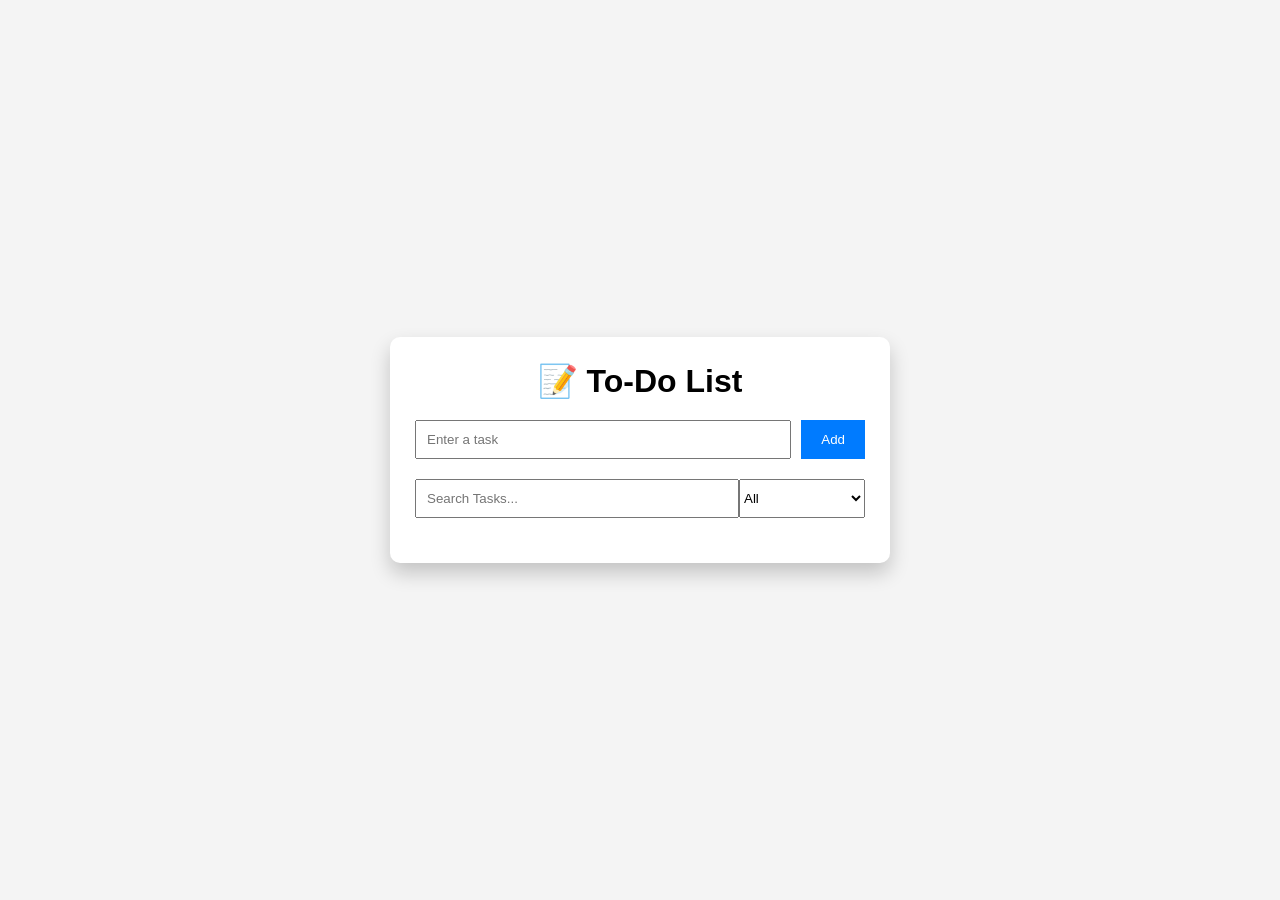
<file: TodoApp/index.html>
<!DOCTYPE html>
<html lang="en">

<head>
    <meta charset="UTF-8">
    <meta name="viewport" content="width=device-width, initial-scale=1.0">
    <title>To-Do List App</title>
    <link rel="stylesheet" href="style.css">
</head>

<body>

    <div class="container">

        <h1>📝 To-Do List</h1>

        <div class="input-section">
            <input type="text" id="taskInput" placeholder="Enter a task">
            <button onclick="addTask()">Add</button>
        </div>

        <div class="controls">

            <input type="text" id="searchInput" placeholder="Search Tasks..." onkeyup="searchTasks()">

            <select id="filter" onchange="filterTasks()">
                <option value="all">All</option>
                <option value="completed">Completed</option>
                <option value="pending">Pending</option>
            </select>

        </div>

        <ul id="taskList"></ul>

    </div>

    <script src="script.js"></script>

</body>

</html>
</file>
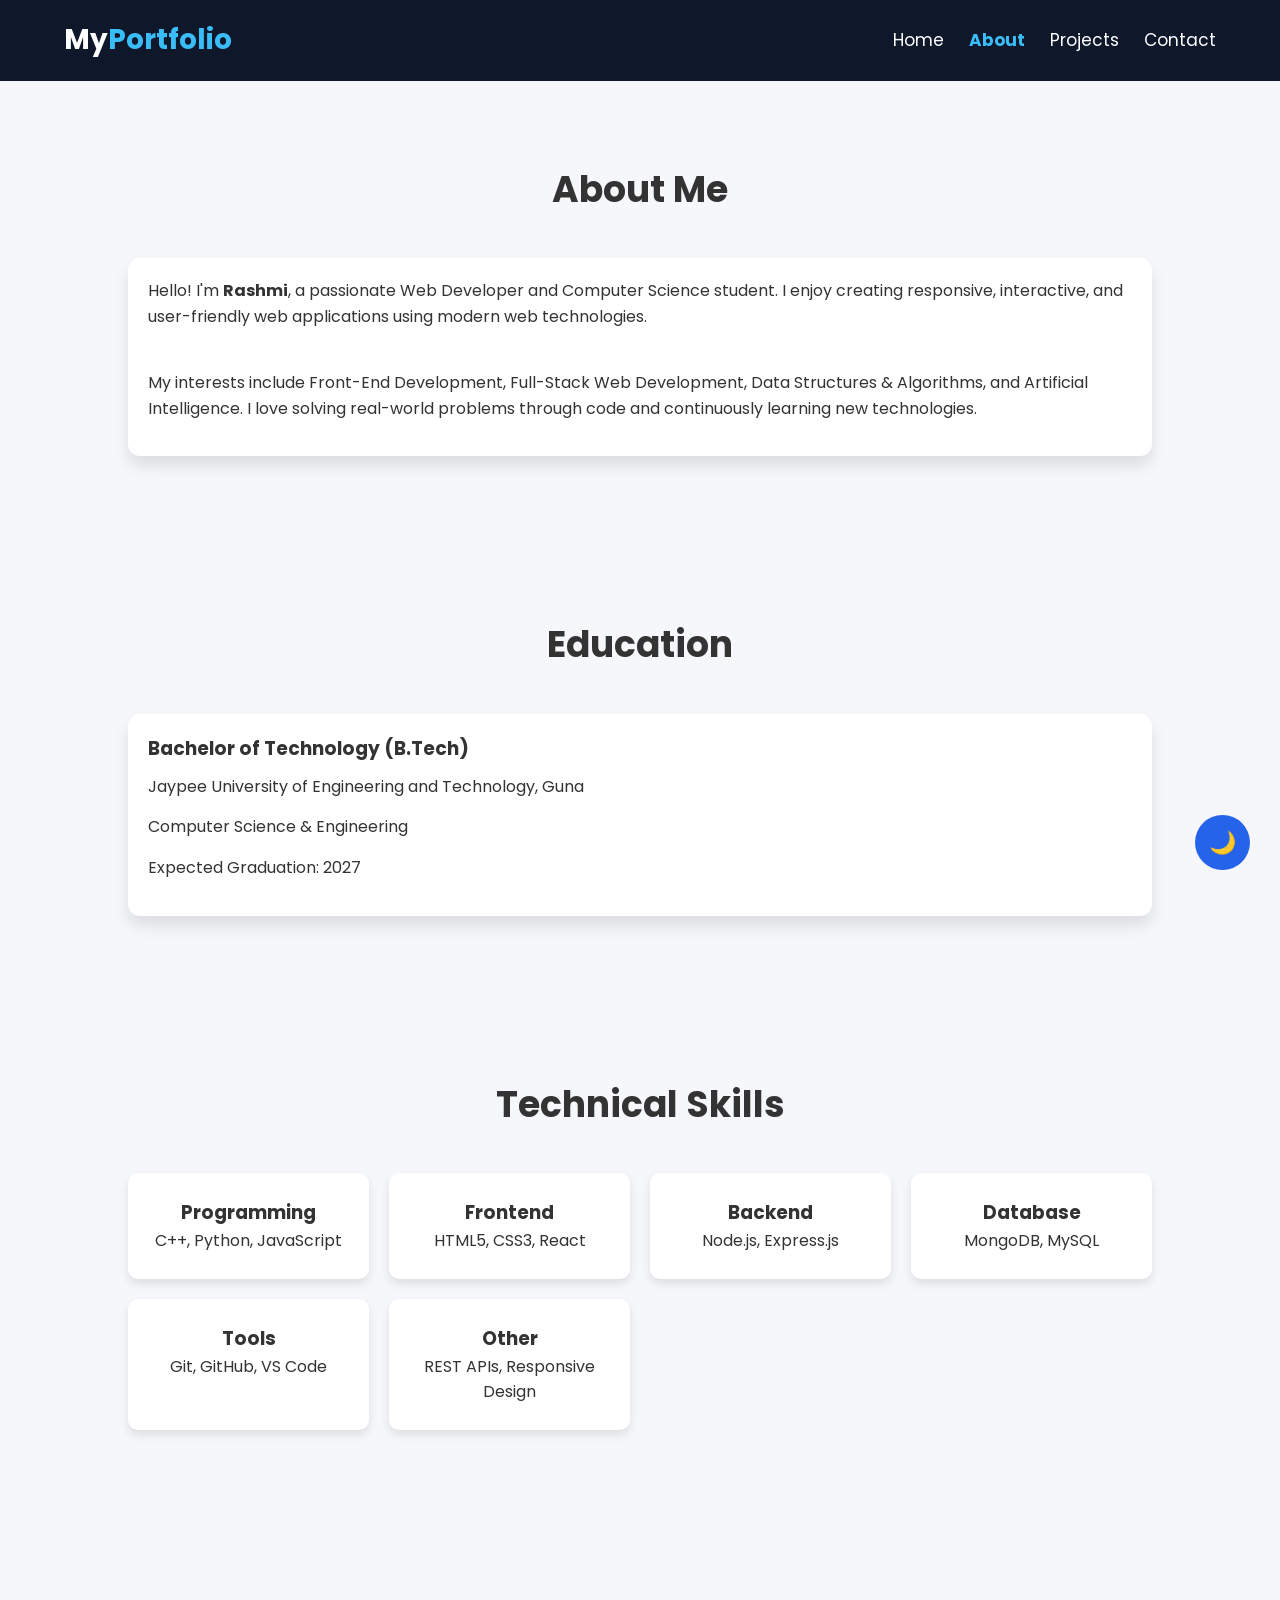
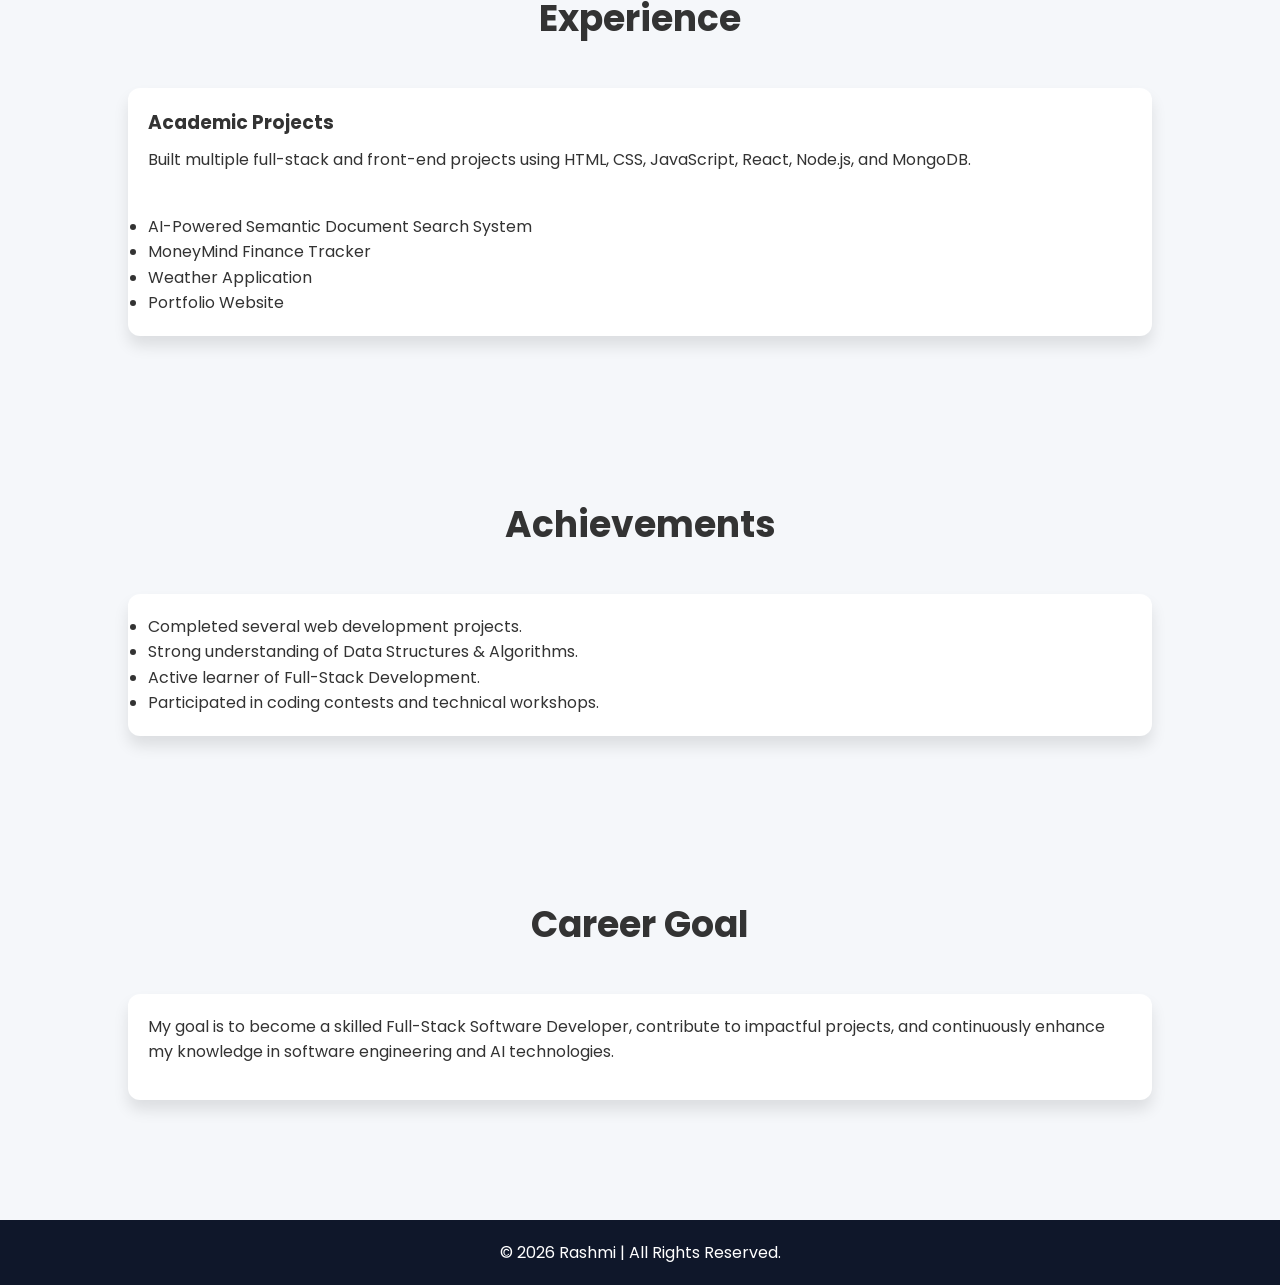
<file: PersonalPortfolio/about.html>
<!DOCTYPE html>
<html lang="en">

<head>
    <meta charset="UTF-8">
    <meta name="viewport" content="width=device-width, initial-scale=1.0">
    <title>About | My Portfolio</title>
    <link rel="stylesheet" href="style.css">
</head>

<body>

    <!-- Navigation Bar -->
    <header>
        <nav>
            <h2 class="logo">My<span>Portfolio</span></h2>

            <ul>
                <li><a href="index.html">Home</a></li>
                <li><a href="about.html">About</a></li>
                <li><a href="projects.html">Projects</a></li>
                <li><a href="contact.html">Contact</a></li>
            </ul>
        </nav>
    </header>

    <!-- About Section -->
    <section>

        <h2>About Me</h2>

        <div class="card">

            <div class="card-body">

                <p>
                    Hello! I'm <strong>Rashmi</strong>, a passionate Web Developer
                    and Computer Science student. I enjoy creating responsive,
                    interactive, and user-friendly web applications using modern
                    web technologies.
                </p>

                <br>

                <p>
                    My interests include Front-End Development, Full-Stack Web
                    Development, Data Structures & Algorithms, and Artificial
                    Intelligence. I love solving real-world problems through code
                    and continuously learning new technologies.
                </p>

            </div>

        </div>

    </section>

    <!-- Education -->
    <section>

        <h2>Education</h2>

        <div class="card-container">

            <div class="card">

                <div class="card-body">

                    <h3>Bachelor of Technology (B.Tech)</h3>

                    <p>
                        Jaypee University of Engineering and Technology, Guna
                    </p>

                    <p>
                        Computer Science & Engineering
                    </p>

                    <p>
                        Expected Graduation: 2027
                    </p>

                </div>

            </div>

        </div>

    </section>

    <!-- Technical Skills -->
    <section>

        <h2>Technical Skills</h2>

        <div class="skills">

            <div class="skill">
                <h3>Programming</h3>
                <p>C++, Python, JavaScript</p>
            </div>

            <div class="skill">
                <h3>Frontend</h3>
                <p>HTML5, CSS3, React</p>
            </div>

            <div class="skill">
                <h3>Backend</h3>
                <p>Node.js, Express.js</p>
            </div>

            <div class="skill">
                <h3>Database</h3>
                <p>MongoDB, MySQL</p>
            </div>

            <div class="skill">
                <h3>Tools</h3>
                <p>Git, GitHub, VS Code</p>
            </div>

            <div class="skill">
                <h3>Other</h3>
                <p>REST APIs, Responsive Design</p>
            </div>

        </div>

    </section>

    <!-- Experience -->
    <section>

        <h2>Experience</h2>

        <div class="card">

            <div class="card-body">

                <h3>Academic Projects</h3>

                <p>
                    Built multiple full-stack and front-end projects using
                    HTML, CSS, JavaScript, React, Node.js, and MongoDB.
                </p>

                <br>

                <ul>
                    <li>AI-Powered Semantic Document Search System</li>
                    <li>MoneyMind Finance Tracker</li>
                    <li>Weather Application</li>
                    <li>Portfolio Website</li>
                </ul>

            </div>

        </div>

    </section>

    <!-- Achievements -->
    <section>

        <h2>Achievements</h2>

        <div class="card">

            <div class="card-body">

                <ul>
                    <li>Completed several web development projects.</li>
                    <li>Strong understanding of Data Structures & Algorithms.</li>
                    <li>Active learner of Full-Stack Development.</li>
                    <li>Participated in coding contests and technical workshops.</li>
                </ul>

            </div>

        </div>

    </section>

    <!-- Career Goal -->
    <section>

        <h2>Career Goal</h2>

        <div class="card">

            <div class="card-body">

                <p>
                    My goal is to become a skilled Full-Stack Software Developer,
                    contribute to impactful projects, and continuously enhance my
                    knowledge in software engineering and AI technologies.
                </p>

            </div>

        </div>

    </section>

    <!-- Footer -->
    <footer>
        <p>&copy; 2026 Rashmi | All Rights Reserved.</p>
    </footer>

    <!-- Dark Mode Toggle -->
    <div class="toggle" id="toggle">🌙</div>

    <script src="script.js"></script>

</body>

</html>
</file>
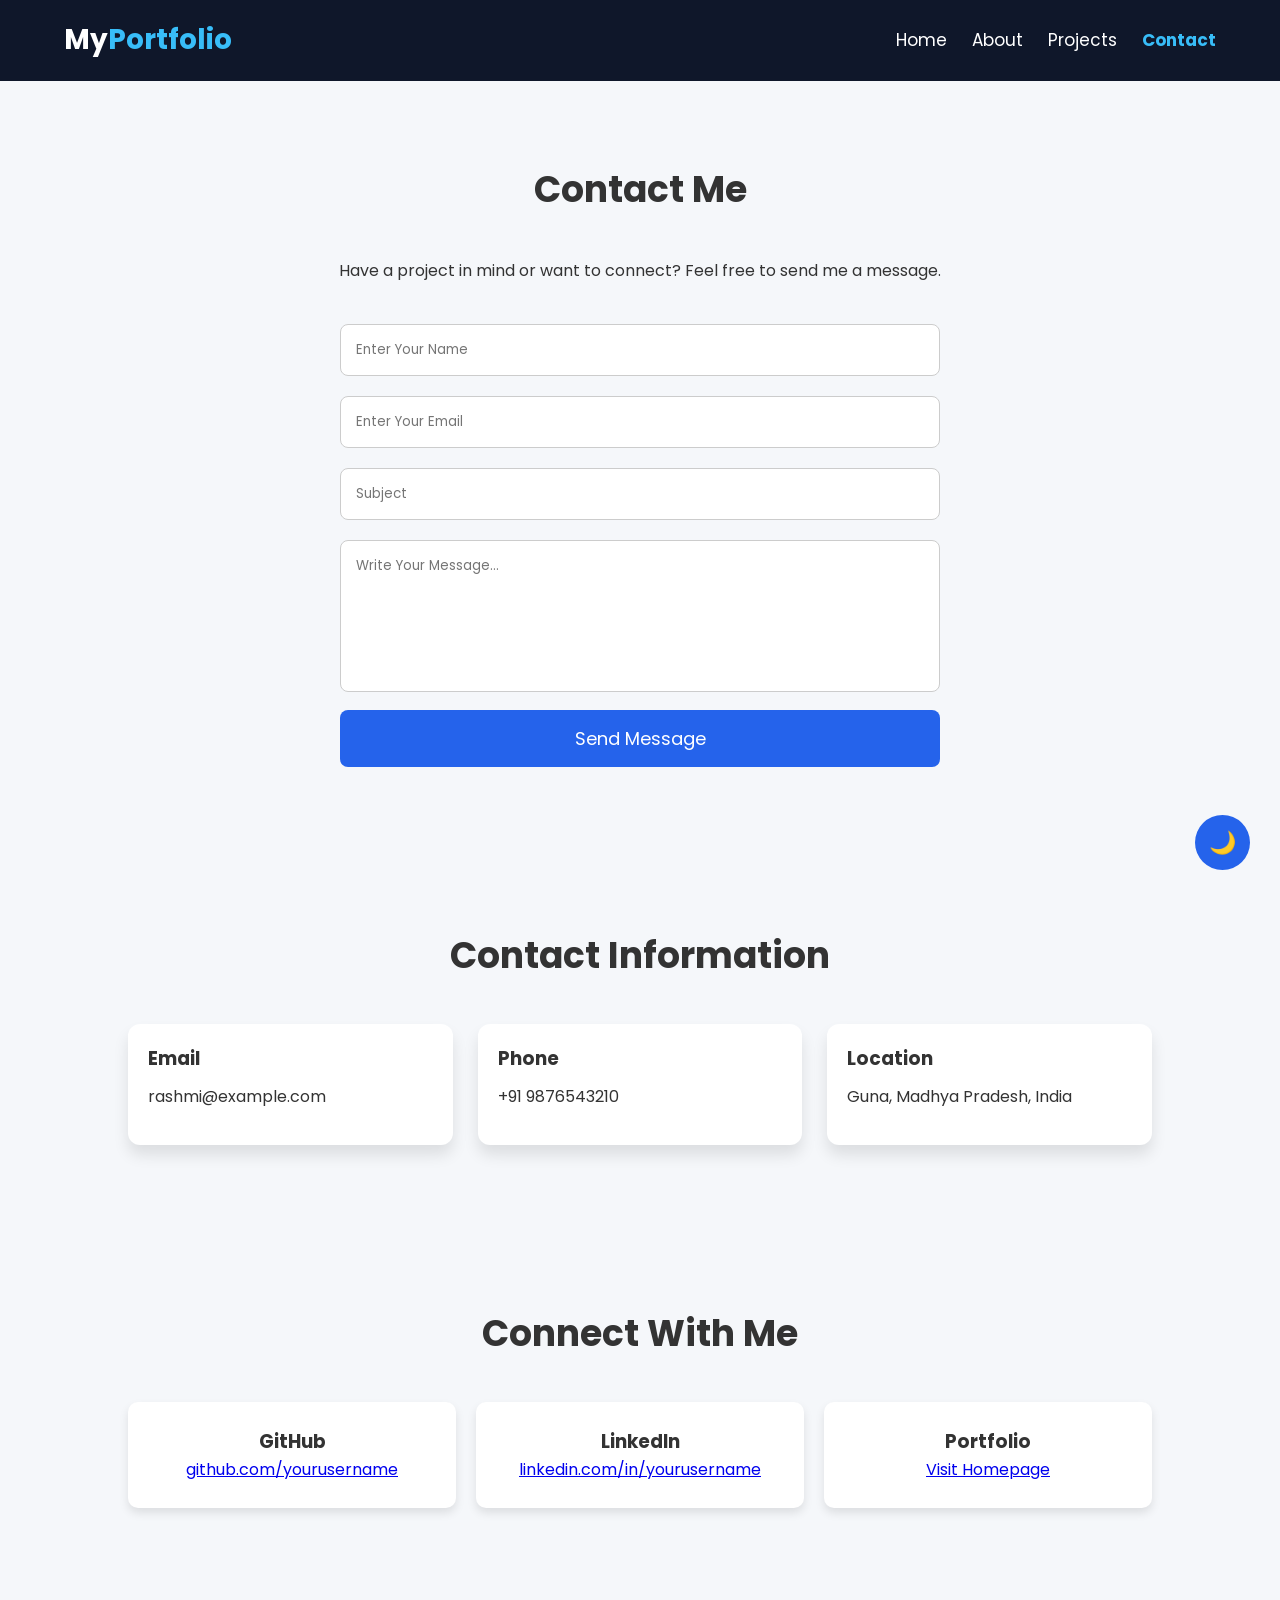
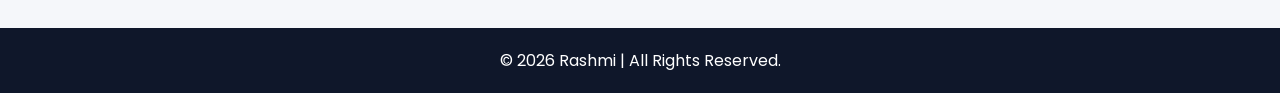
<file: PersonalPortfolio/contact.html>
<!DOCTYPE html>
<html lang="en">

<head>
    <meta charset="UTF-8">
    <meta name="viewport" content="width=device-width, initial-scale=1.0">
    <title>Contact | My Portfolio</title>

    <link rel="stylesheet" href="style.css">
</head>

<body>

    <!-- Navigation Bar -->
    <header>
        <nav>
            <h2 class="logo">My<span>Portfolio</span></h2>

            <ul>
                <li><a href="index.html">Home</a></li>
                <li><a href="about.html">About</a></li>
                <li><a href="projects.html">Projects</a></li>
                <li><a href="contact.html">Contact</a></li>
            </ul>
        </nav>
    </header>

    <!-- Contact Section -->
    <section>

        <h2>Contact Me</h2>

        <p style="text-align:center; margin-bottom:30px;">
            Have a project in mind or want to connect?
            Feel free to send me a message.
        </p>

        <form class="contact-form" id="contactForm">

            <input type="text" id="name" placeholder="Enter Your Name" required>

            <input type="email" id="email" placeholder="Enter Your Email" required>

            <input type="text" id="subject" placeholder="Subject" required>

            <textarea id="message" rows="6" placeholder="Write Your Message..." required></textarea>

            <button type="submit">
                Send Message
            </button>

        </form>

    </section>

    <!-- Contact Information -->
    <section>

        <h2>Contact Information</h2>

        <div class="card-container">

            <div class="card">

                <div class="card-body">

                    <h3>Email</h3>

                    <p>rashmi@example.com</p>

                </div>

            </div>

            <div class="card">

                <div class="card-body">

                    <h3>Phone</h3>

                    <p>+91 9876543210</p>

                </div>

            </div>

            <div class="card">

                <div class="card-body">

                    <h3>Location</h3>

                    <p>Guna, Madhya Pradesh, India</p>

                </div>

            </div>

        </div>

    </section>

    <!-- Social Links -->
    <section>

        <h2>Connect With Me</h2>

        <div class="skills">

            <div class="skill">
                <h3>GitHub</h3>
                <p>
                    <a href="https://github.com/yourusername" target="_blank">
                        github.com/yourusername
                    </a>
                </p>
            </div>

            <div class="skill">
                <h3>LinkedIn</h3>
                <p>
                    <a href="https://linkedin.com/in/yourusername" target="_blank">
                        linkedin.com/in/yourusername
                    </a>
                </p>
            </div>

            <div class="skill">
                <h3>Portfolio</h3>
                <p>
                    <a href="index.html">
                        Visit Homepage
                    </a>
                </p>
            </div>

        </div>

    </section>

    <!-- Footer -->
    <footer>
        <p>&copy; 2026 Rashmi | All Rights Reserved.</p>
    </footer>

    <!-- Dark Mode Toggle -->
    <div class="toggle" id="toggle">
        🌙
    </div>

    <script src="script.js"></script>

</body>

</html>
</file>
<file: TodoApp/style.css>
* {
    margin: 0;
    padding: 0;
    box-sizing: border-box;
    font-family: Arial, sans-serif;
}

body {
    background: #f4f4f4;
    display: flex;
    justify-content: center;
    align-items: center;
    min-height: 100vh;
}

.container {
    width: 500px;
    max-width: 95%;
    background: white;
    padding: 25px;
    border-radius: 10px;
    box-shadow: 0 10px 20px rgba(0, 0, 0, .2);
}

h1 {
    text-align: center;
    margin-bottom: 20px;
}

.input-section {
    display: flex;
    gap: 10px;
}

input {
    flex: 1;
    padding: 10px;
}

button {
    padding: 10px 20px;
    cursor: pointer;
    background: #007bff;
    color: white;
    border: none;
}

button:hover {
    background: #0056b3;
}

.controls {
    display: flex;
    justify-content: space-between;
    margin: 20px 0;
}

.controls input {
    width: 70%;
}

.controls select {
    width: 28%;
}

ul {
    list-style: none;
}

li {
    background: #eee;
    margin: 10px 0;
    padding: 12px;
    display: flex;
    justify-content: space-between;
    align-items: center;
    border-radius: 5px;
}

.completed {
    text-decoration: line-through;
    color: gray;
}

.actions button {
    margin-left: 5px;
    padding: 6px 10px;
}
</file>
<file: PersonalPortfolio/style.css>
/* Google Font */
@import url('https://fonts.googleapis.com/css2?family=Poppins:wght@300;400;500;600;700&display=swap');

* {
    margin: 0;
    padding: 0;
    box-sizing: border-box;
    font-family: 'Poppins', sans-serif;
    scroll-behavior: smooth;
}

body {
    background: #f5f7fa;
    color: #333;
    line-height: 1.6;
}

/* Navbar */

header {
    background: #0f172a;
    color: white;
    position: sticky;
    top: 0;
    z-index: 1000;
}

nav {
    width: 90%;
    margin: auto;
    display: flex;
    justify-content: space-between;
    align-items: center;
    padding: 18px 0;
}

.logo {
    font-size: 28px;
    font-weight: bold;
}

.logo span {
    color: #38bdf8;
}

nav ul {
    list-style: none;
    display: flex;
}

nav ul li {
    margin-left: 25px;
}

nav ul li a {
    color: white;
    text-decoration: none;
    font-size: 17px;
    transition: .3s;
}

nav ul li a:hover {
    color: #38bdf8;
}

/* Hero Section */

.hero {
    min-height: 90vh;
    display: flex;
    justify-content: center;
    align-items: center;
    padding: 50px;
}

.hero-content {
    display: flex;
    align-items: center;
    justify-content: space-between;
    width: 90%;
    max-width: 1200px;
}

.hero-text {
    flex: 1;
}

.hero-text h1 {
    font-size: 48px;
    margin-bottom: 10px;
}

.hero-text span {
    color: #2563eb;
}

.hero-text h3 {
    font-size: 26px;
    margin-bottom: 20px;
    color: #555;
}

.hero-text p {
    font-size: 18px;
    margin-bottom: 30px;
}

.btn {
    display: inline-block;
    padding: 12px 28px;
    background: #2563eb;
    color: white;
    text-decoration: none;
    border-radius: 8px;
    transition: .3s;
}

.btn:hover {
    background: #1d4ed8;
}

.hero-image {
    flex: 1;
    text-align: center;
}

.hero-image img {
    width: 320px;
    border-radius: 50%;
    box-shadow: 0 10px 25px rgba(0, 0, 0, .2);
}

/* Sections */

section {
    padding: 80px 10%;
}

section h2 {
    text-align: center;
    font-size: 36px;
    margin-bottom: 40px;
}

/* Skills */

.skills {
    display: grid;
    grid-template-columns: repeat(auto-fit, minmax(200px, 1fr));
    gap: 20px;
}

.skill {
    background: white;
    padding: 25px;
    text-align: center;
    border-radius: 10px;
    box-shadow: 0 5px 10px rgba(0, 0, 0, .1);
    transition: .3s;
}

.skill:hover {
    transform: translateY(-8px);
}

/* Cards */

.card-container {
    display: grid;
    grid-template-columns: repeat(auto-fit, minmax(300px, 1fr));
    gap: 25px;
}

.card {
    background: white;
    border-radius: 12px;
    overflow: hidden;
    box-shadow: 0 10px 15px rgba(0, 0, 0, .1);
    transition: .3s;
}

.card:hover {
    transform: translateY(-10px);
}

.card img {
    width: 100%;
    height: 220px;
    object-fit: cover;
}

.card-body {
    padding: 20px;
}

.card-body h3 {
    margin-bottom: 10px;
}

.card-body p {
    margin-bottom: 15px;
}

.card-body a {
    text-decoration: none;
    color: white;
    background: #2563eb;
    padding: 10px 20px;
    border-radius: 6px;
}

/* Contact */

.contact-form {
    width: 600px;
    max-width: 100%;
    margin: auto;
}

.contact-form input,
.contact-form textarea {
    width: 100%;
    padding: 15px;
    margin: 10px 0;
    border: 1px solid #ccc;
    border-radius: 8px;
}

.contact-form textarea {
    resize: none;
}

.contact-form button {
    padding: 15px;
    width: 100%;
    border: none;
    background: #2563eb;
    color: white;
    border-radius: 8px;
    cursor: pointer;
    font-size: 18px;
}

.contact-form button:hover {
    background: #1d4ed8;
}

/* Footer */

footer {
    background: #0f172a;
    color: white;
    text-align: center;
    padding: 20px;
    margin-top: 40px;
}

/* Dark Mode */

.dark {
    background: #111827;
    color: white;
}

.dark .skill,
.dark .card {
    background: #1f2937;
}

.dark input,
.dark textarea {
    background: #374151;
    color: white;
}

/* Toggle Button */

.toggle {
    position: fixed;
    bottom: 30px;
    right: 30px;
    background: #2563eb;
    color: white;
    width: 55px;
    height: 55px;
    border-radius: 50%;
    display: flex;
    justify-content: center;
    align-items: center;
    cursor: pointer;
    font-size: 22px;
}

/* Responsive */

@media(max-width:900px) {

    .hero-content {
        flex-direction: column-reverse;
        text-align: center;
    }

    .hero-image img {
        width: 220px;
        margin-bottom: 30px;
    }

    .hero-text h1 {
        font-size: 38px;
    }

    nav {
        flex-direction: column;
    }

    nav ul {
        margin-top: 15px;
    }

}

@media(max-width:600px) {

    nav ul {
        flex-direction: column;
        text-align: center;
    }

    nav ul li {
        margin: 10px 0;
    }

    .hero-text h1 {
        font-size: 30px;
    }

    section h2 {
        font-size: 28px;
    }

}
</file>
